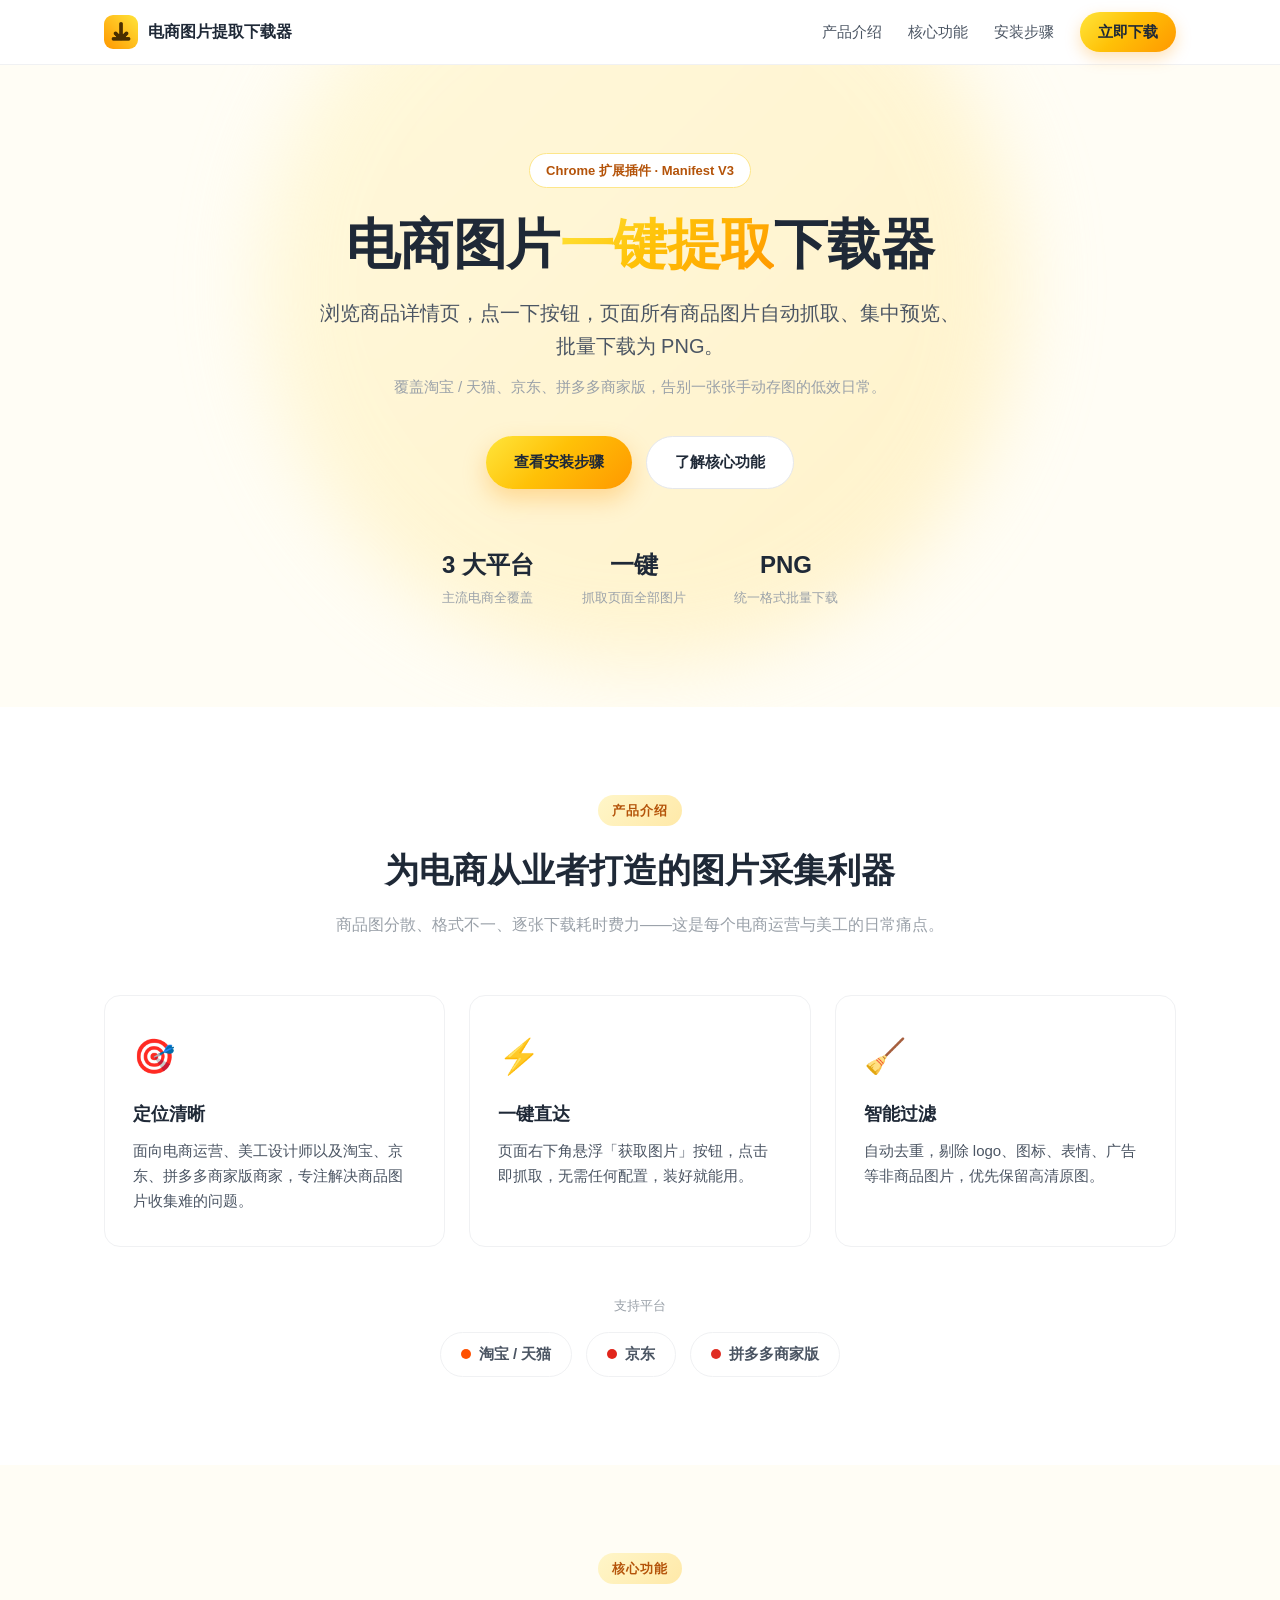
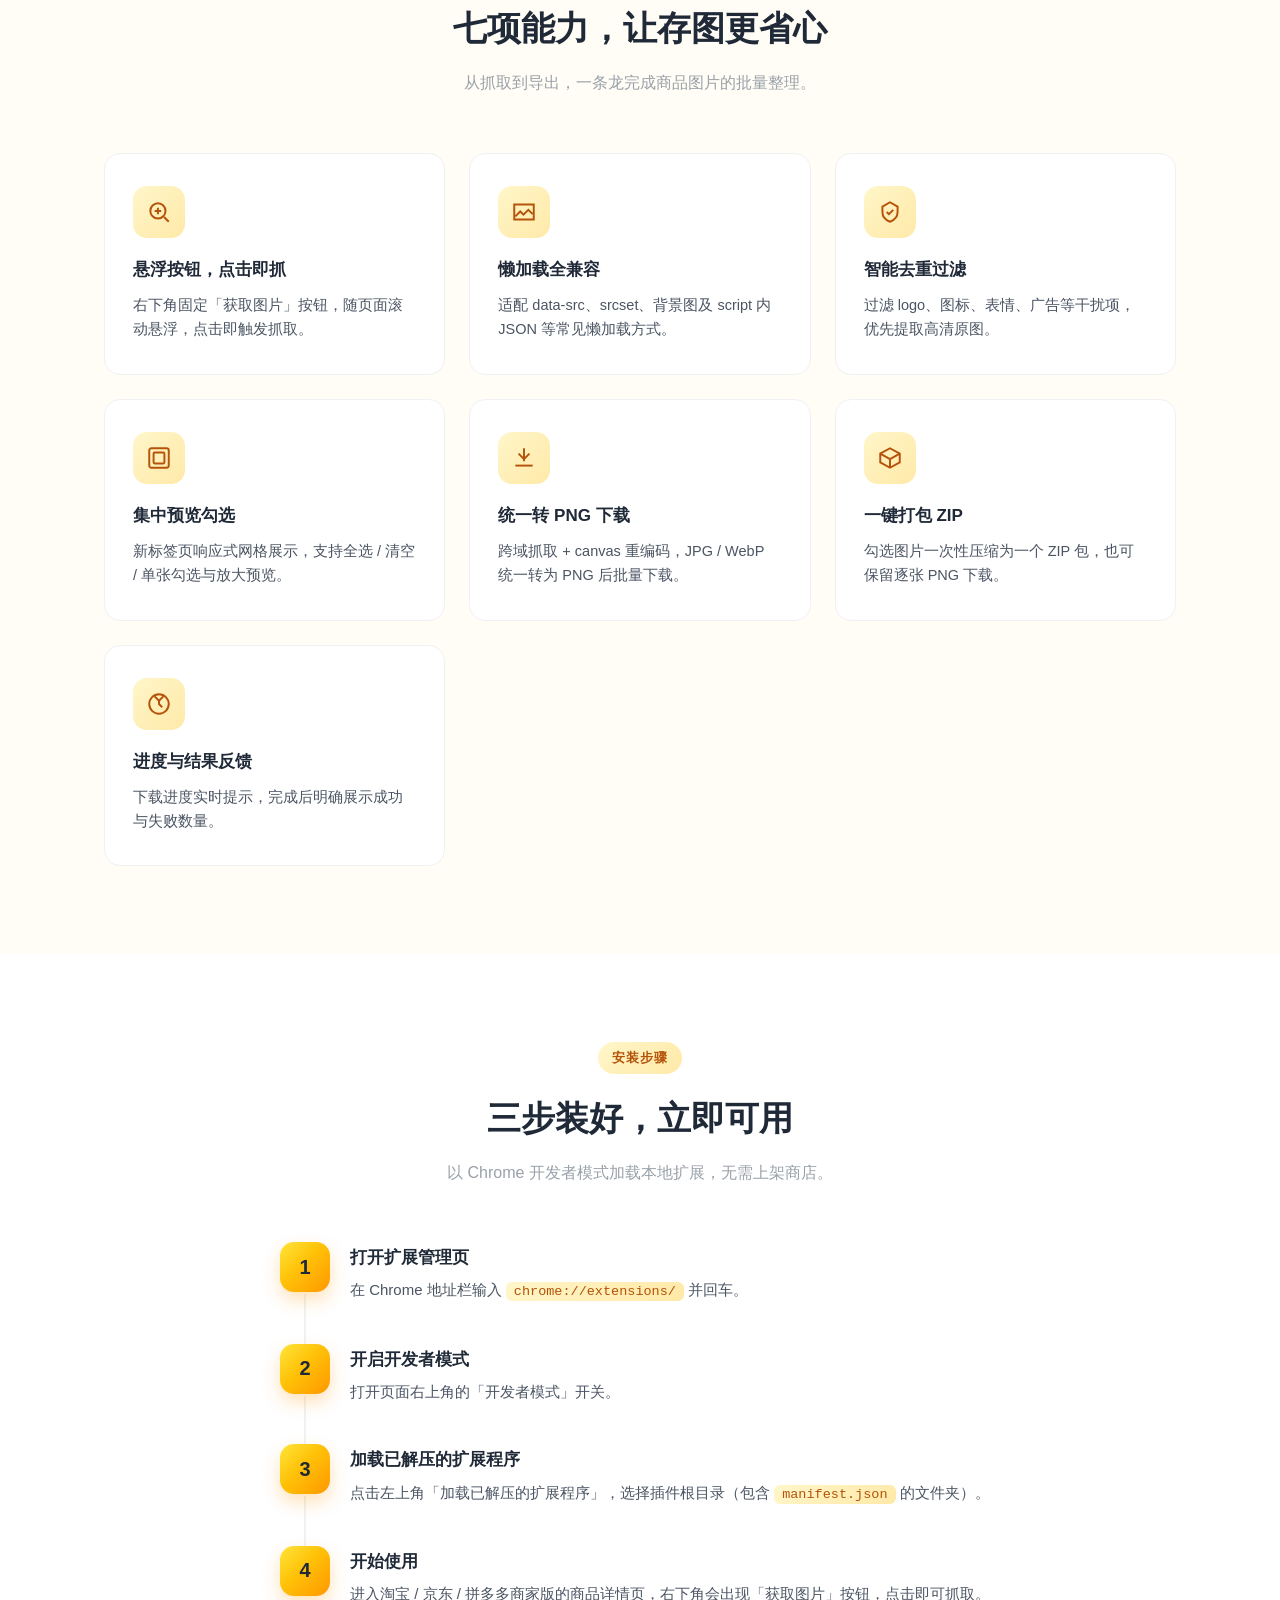
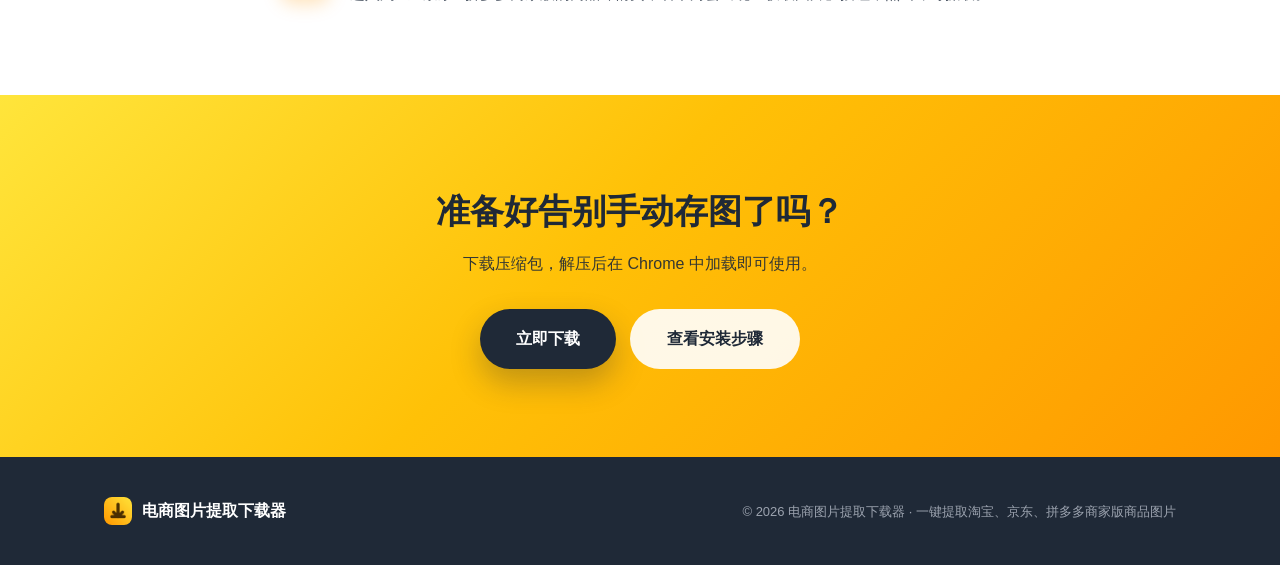
<file: docs/index.html>
<!DOCTYPE html>
<html lang="zh-CN">
<head>
  <meta charset="UTF-8" />
  <meta name="viewport" content="width=device-width, initial-scale=1.0" />
  <title>电商图片提取下载器 - 一键抓取商品图，批量下载 PNG</title>
  <meta name="description" content="电商图片提取下载器是一款 Chrome 扩展插件，帮助电商从业者一键抓取淘宝、京东、拼多多商家版商品详情页的全部图片，集中预览、勾选并批量下载为 PNG 格式。" />
  <link rel="icon" type="image/png" href="favicon.png" />
  <link rel="stylesheet" href="style.css" />
</head>
<body>
  <!-- 顶部导航栏 -->
  <header class="site-header" id="top">
    <div class="container nav-bar">
      <a class="brand" href="#top">
        <img class="brand__logo" src="icon128.png" alt="电商图片提取下载器 Logo" />
        <span class="brand__name">电商图片提取下载器</span>
      </a>

      <button class="nav-toggle" id="navToggle" aria-label="展开菜单" aria-expanded="false">
        <span></span><span></span><span></span>
      </button>

      <nav class="nav" id="navMenu">
        <a class="nav__link" href="#about">产品介绍</a>
        <a class="nav__link" href="#features">核心功能</a>
        <a class="nav__link" href="#install">安装步骤</a>
        <a class="nav__link nav__link--cta" href="imgdownload-v1.0.0.zip" download="电商图片提取下载器-v1.0.0.zip">立即下载</a>
      </nav>
    </div>
  </header>

  <main>
    <!-- Hero 首屏 -->
    <section class="hero">
      <div class="container hero__inner">
        <span class="hero__badge">Chrome 扩展插件 · Manifest V3</span>
        <h1 class="hero__title">电商图片<span class="grad-text">一键提取</span>下载器</h1>
        <p class="hero__slogan">浏览商品详情页，点一下按钮，页面所有商品图片自动抓取、集中预览、批量下载为 PNG。</p>
        <p class="hero__sub">覆盖淘宝 / 天猫、京东、拼多多商家版，告别一张张手动存图的低效日常。</p>
        <div class="hero__actions">
          <a class="btn btn--primary" href="#install">查看安装步骤</a>
          <a class="btn btn--ghost" href="#features">了解核心功能</a>
        </div>
        <ul class="hero__stats">
          <li class="hero__stat"><strong>3 大平台</strong><span>主流电商全覆盖</span></li>
          <li class="hero__stat"><strong>一键</strong><span>抓取页面全部图片</span></li>
          <li class="hero__stat"><strong>PNG</strong><span>统一格式批量下载</span></li>
        </ul>
      </div>
    </section>

    <!-- 产品介绍 -->
    <section class="section" id="about">
      <div class="container">
        <div class="section__head">
          <span class="section__tag">产品介绍</span>
          <h2 class="section__title">为电商从业者打造的图片采集利器</h2>
          <p class="section__lead">商品图分散、格式不一、逐张下载耗时费力——这是每个电商运营与美工的日常痛点。</p>
        </div>

        <div class="about-grid">
          <article class="about-card">
            <div class="about-card__icon">🎯</div>
            <h3 class="about-card__title">定位清晰</h3>
            <p class="about-card__text">面向电商运营、美工设计师以及淘宝、京东、拼多多商家版商家，专注解决商品图片收集难的问题。</p>
          </article>
          <article class="about-card">
            <div class="about-card__icon">⚡</div>
            <h3 class="about-card__title">一键直达</h3>
            <p class="about-card__text">页面右下角悬浮「获取图片」按钮，点击即抓取，无需任何配置，装好就能用。</p>
          </article>
          <article class="about-card">
            <div class="about-card__icon">🧹</div>
            <h3 class="about-card__title">智能过滤</h3>
            <p class="about-card__text">自动去重，剔除 logo、图标、表情、广告等非商品图片，优先保留高清原图。</p>
          </article>
        </div>

        <div class="platforms">
          <p class="platforms__label">支持平台</p>
          <ul class="platforms__list">
            <li class="platform"><span class="platform__dot platform__dot--taobao"></span>淘宝 / 天猫</li>
            <li class="platform"><span class="platform__dot platform__dot--jd"></span>京东</li>
            <li class="platform"><span class="platform__dot platform__dot--pdd"></span>拼多多商家版</li>
          </ul>
        </div>
      </div>
    </section>

    <!-- 核心功能 -->
    <section class="section section--tint" id="features">
      <div class="container">
        <div class="section__head">
          <span class="section__tag">核心功能</span>
          <h2 class="section__title">七项能力，让存图更省心</h2>
          <p class="section__lead">从抓取到导出，一条龙完成商品图片的批量整理。</p>
        </div>

        <div class="feature-grid">
          <article class="feature-card">
            <span class="feature-card__icon" aria-hidden="true">
              <svg viewBox="0 0 24 24" fill="none" stroke="currentColor" stroke-width="1.8"><circle cx="11" cy="11" r="7"/><path d="M21 21l-4.35-4.35M11 8v6M8 11h6"/></svg>
            </span>
            <h3 class="feature-card__title">悬浮按钮，点击即抓</h3>
            <p class="feature-card__text">右下角固定「获取图片」按钮，随页面滚动悬浮，点击即触发抓取。</p>
          </article>

          <article class="feature-card">
            <span class="feature-card__icon" aria-hidden="true">
              <svg viewBox="0 0 24 24" fill="none" stroke="currentColor" stroke-width="1.8"><path d="M4 16l4.5-4.5 3 3L16 10l4 4"/><path d="M3 5h18v14H3z"/></svg>
            </span>
            <h3 class="feature-card__title">懒加载全兼容</h3>
            <p class="feature-card__text">适配 data-src、srcset、背景图及 script 内 JSON 等常见懒加载方式。</p>
          </article>

          <article class="feature-card">
            <span class="feature-card__icon" aria-hidden="true">
              <svg viewBox="0 0 24 24" fill="none" stroke="currentColor" stroke-width="1.8"><path d="M12 3l7 4v5c0 4.5-3 7.5-7 9-4-1.5-7-4.5-7-9V7l7-4z"/><path d="M9 12l2 2 4-4"/></svg>
            </span>
            <h3 class="feature-card__title">智能去重过滤</h3>
            <p class="feature-card__text">过滤 logo、图标、表情、广告等干扰项，优先提取高清原图。</p>
          </article>

          <article class="feature-card">
            <span class="feature-card__icon" aria-hidden="true">
              <svg viewBox="0 0 24 24" fill="none" stroke="currentColor" stroke-width="1.8"><rect x="3" y="3" width="18" height="18" rx="2"/><rect x="7" y="7" width="10" height="10" rx="1"/></svg>
            </span>
            <h3 class="feature-card__title">集中预览勾选</h3>
            <p class="feature-card__text">新标签页响应式网格展示，支持全选 / 清空 / 单张勾选与放大预览。</p>
          </article>

          <article class="feature-card">
            <span class="feature-card__icon" aria-hidden="true">
              <svg viewBox="0 0 24 24" fill="none" stroke="currentColor" stroke-width="1.8"><path d="M12 3v12M7 8l5 5 5-5"/><path d="M4 19h16"/></svg>
            </span>
            <h3 class="feature-card__title">统一转 PNG 下载</h3>
            <p class="feature-card__text">跨域抓取 + canvas 重编码，JPG / WebP 统一转为 PNG 后批量下载。</p>
          </article>

          <article class="feature-card">
            <span class="feature-card__icon" aria-hidden="true">
              <svg viewBox="0 0 24 24" fill="none" stroke="currentColor" stroke-width="1.8"><path d="M21 8l-9-5-9 5v8l9 5 9-5V8z"/><path d="M3 8l9 5 9-5M12 13v8"/></svg>
            </span>
            <h3 class="feature-card__title">一键打包 ZIP</h3>
            <p class="feature-card__text">勾选图片一次性压缩为一个 ZIP 包，也可保留逐张 PNG 下载。</p>
          </article>

          <article class="feature-card">
            <span class="feature-card__icon" aria-hidden="true">
              <svg viewBox="0 0 24 24" fill="none" stroke="currentColor" stroke-width="1.8"><path d="M12 8v4l3 3"/><circle cx="12" cy="12" r="9"/><path d="M8 5l4 4 4-4"/></svg>
            </span>
            <h3 class="feature-card__title">进度与结果反馈</h3>
            <p class="feature-card__text">下载进度实时提示，完成后明确展示成功与失败数量。</p>
          </article>
        </div>
      </div>
    </section>

    <!-- 安装步骤 -->
    <section class="section" id="install">
      <div class="container">
        <div class="section__head">
          <span class="section__tag">安装步骤</span>
          <h2 class="section__title">三步装好，立即可用</h2>
          <p class="section__lead">以 Chrome 开发者模式加载本地扩展，无需上架商店。</p>
        </div>

        <ol class="steps">
          <li class="step">
            <span class="step__num">1</span>
            <div class="step__body">
              <h3 class="step__title">打开扩展管理页</h3>
              <p class="step__text">在 Chrome 地址栏输入 <code>chrome://extensions/</code> 并回车。</p>
            </div>
          </li>
          <li class="step">
            <span class="step__num">2</span>
            <div class="step__body">
              <h3 class="step__title">开启开发者模式</h3>
              <p class="step__text">打开页面右上角的「开发者模式」开关。</p>
            </div>
          </li>
          <li class="step">
            <span class="step__num">3</span>
            <div class="step__body">
              <h3 class="step__title">加载已解压的扩展程序</h3>
              <p class="step__text">点击左上角「加载已解压的扩展程序」，选择插件根目录（包含 <code>manifest.json</code> 的文件夹）。</p>
            </div>
          </li>
          <li class="step">
            <span class="step__num">4</span>
            <div class="step__body">
              <h3 class="step__title">开始使用</h3>
              <p class="step__text">进入淘宝 / 京东 / 拼多多商家版的商品详情页，右下角会出现「获取图片」按钮，点击即可抓取。</p>
            </div>
          </li>
        </ol>
      </div>
    </section>

    <!-- 下载 / CTA -->
    <section class="cta" id="download">
      <div class="container cta__inner">
        <h2 class="cta__title">准备好告别手动存图了吗？</h2>
        <p class="cta__text">下载压缩包，解压后在 Chrome 中加载即可使用。</p>
        <div class="cta__actions">
          <a class="btn btn--primary btn--lg" href="imgdownload-v1.0.0.zip" download="电商图片提取下载器-v1.0.0.zip">立即下载</a>
          <a class="btn btn--ghost btn--lg" href="#install">查看安装步骤</a>
        </div>
      </div>
    </section>
  </main>

  <!-- 页脚 -->
  <footer class="site-footer">
    <div class="container footer__inner">
      <div class="footer__brand">
        <img class="footer__logo" src="icon128.png" alt="电商图片提取下载器 Logo" />
        <span>电商图片提取下载器</span>
      </div>
      <p class="footer__copy">© 2026 电商图片提取下载器 · 一键提取淘宝、京东、拼多多商家版商品图片</p>
    </div>
  </footer>

  <script src="script.js"></script>
</body>
</html>
</file>
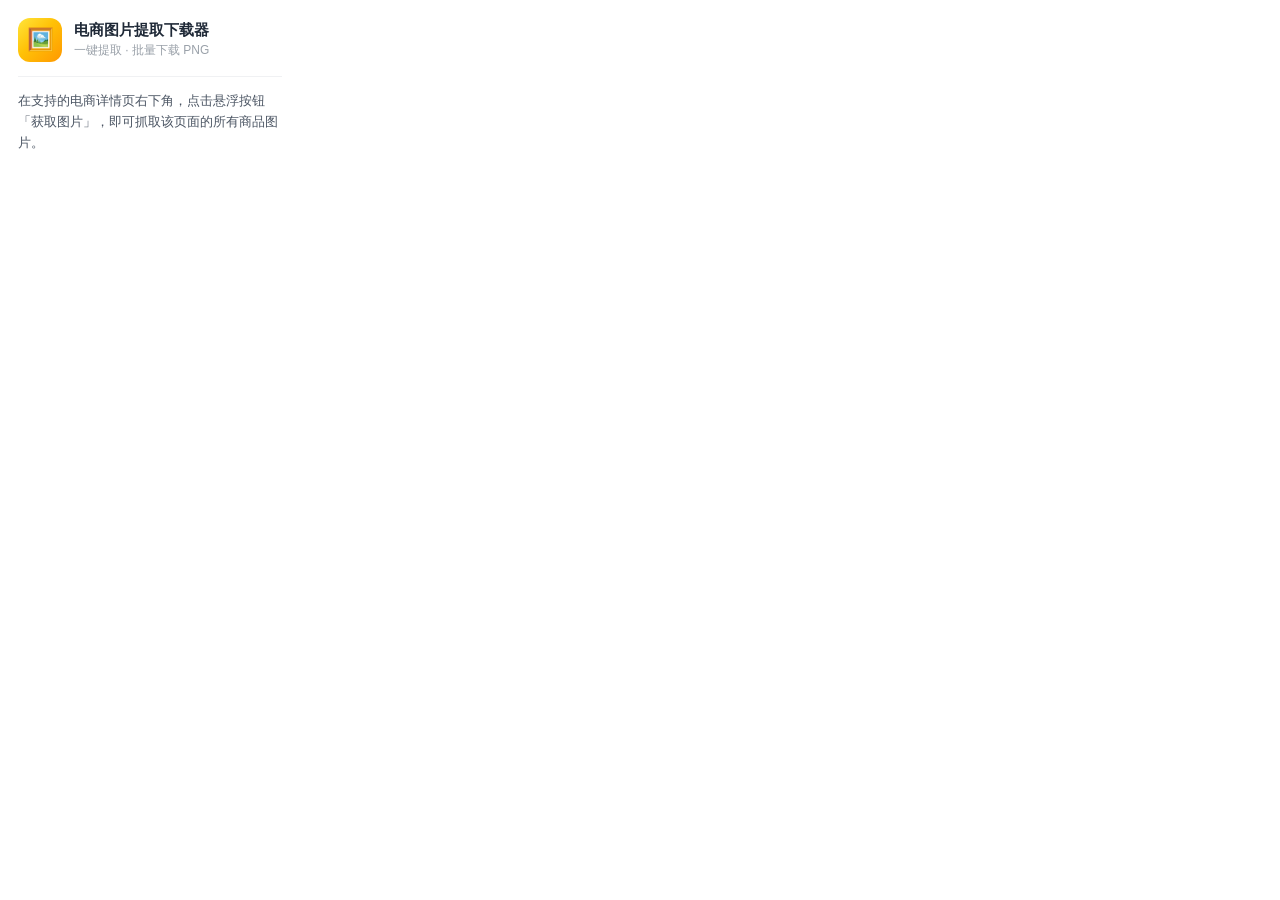
<file: popup.html>
<!DOCTYPE html>
<html lang="zh-CN">
<head>
  <meta charset="UTF-8" />
  <link rel="stylesheet" href="popup.css" />
</head>
<body>
  <div class="pop">
    <div class="pop__brand">
      <span class="pop__logo" aria-hidden="true">🖼️</span>
      <div>
        <div class="pop__title">电商图片提取下载器</div>
        <div class="pop__sub">一键提取 · 批量下载 PNG</div>
      </div>
    </div>

    <p class="pop__tip">
      在支持的电商详情页右下角，点击悬浮按钮「获取图片」，即可抓取该页面的所有商品图片。
    </p>
  </div>
</body>
</html>
</file>
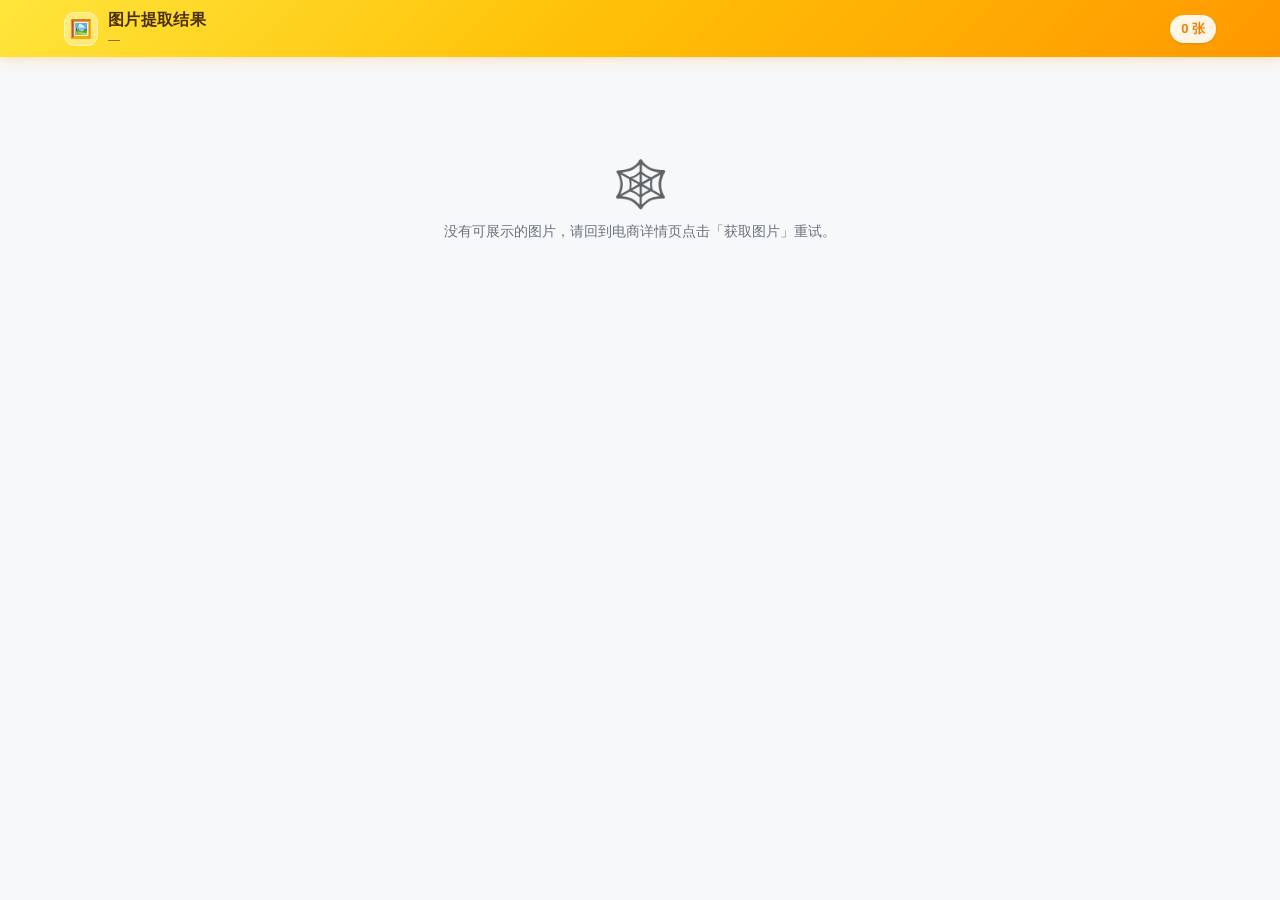
<file: result.html>
<!DOCTYPE html>
<html lang="zh-CN">
<head>
  <meta charset="UTF-8" />
  <meta name="viewport" content="width=device-width, initial-scale=1.0" />
  <title>图片提取结果 · 电商图片提取下载器</title>
  <link rel="stylesheet" href="result.css" />
</head>
<body>
  <header class="appbar">
    <div class="appbar__inner">
      <div class="brand">
        <span class="brand__logo" aria-hidden="true">🖼️</span>
        <div class="brand__text">
          <h1>图片提取结果</h1>
          <p class="brand__sub" id="sourceInfo">—</p>
        </div>
      </div>
      <span class="count-chip" id="countChip">0 张</span>

      <div class="toolbar">
        <label class="checkbox">
          <input type="checkbox" id="selectAll" checked />
          <span class="checkbox__box"></span>
          <span>全选</span>
        </label>
        <span class="toolbar__hint">已选 <b id="selectedCount">0</b> 张</span>
        <button class="btn btn--ghost" id="clearBtn" type="button">清空选择</button>
        <button class="btn btn--outline" id="zipBtn" type="button">打包下载 ZIP</button>
        <button class="btn btn--primary" id="downloadBtn" type="button">下载所选图片</button>
      </div>
    </div>
  </header>

  <main class="main">
    <section id="grid" class="grid" aria-label="图片列表"></section>

    <div id="empty" class="empty" hidden>
      <div class="empty__icon" aria-hidden="true">🕸️</div>
      <p>没有可展示的图片，请回到电商详情页点击「获取图片」重试。</p>
    </div>
  </main>

  <div id="lightbox" class="lightbox" hidden>
    <button class="lightbox__close" id="lightboxClose" aria-label="关闭预览">×</button>
    <img id="lightboxImg" alt="图片预览" />
  </div>

  <div id="toast" class="toast" role="status"></div>

  <div id="progress" class="progress" hidden>
    <div class="progress__card">
      <span class="progress__title" id="progressText">下载中…</span>
      <div class="progress__track"><div class="progress__bar" id="progressBar"></div></div>
    </div>
  </div>

  <script src="lib/jszip.min.js"></script>
  <script src="result.js"></script>
</body>
</html>
</file>
<file: docs/style.css>
/* ==========================================================================
   电商图片提取下载器 — 官方宣传网站样式
   主题色：黄色渐变，与插件保持一致
   ========================================================================== */

/* ---------- 主题变量 ---------- */
:root {
  --grad: linear-gradient(135deg, #ffe53b 0%, #ffc107 45%, #ff9800 100%);
  --grad-soft: linear-gradient(135deg, #fff6c9 0%, #ffe9a8 100%);

  --ink: #1f2937;        /* 深灰文字 */
  --ink-soft: #4b5563;   /* 次级文字 */
  --gray: #9aa1a9;       /* 辅助灰 */
  --line: #f0f1f3;       /* 分割线 */

  --bg: #ffffff;
  --bg-tint: #fffdf5;    /* 浅暖色底 */
  --card: #ffffff;
  --shadow: 0 10px 30px rgba(31, 41, 55, 0.08);
  --shadow-lg: 0 20px 50px rgba(255, 152, 0, 0.22);

  --radius: 16px;
  --radius-sm: 10px;
  --maxw: 1120px;
  --header-h: 64px;
}

/* ---------- 基础重置 ---------- */
* { box-sizing: border-box; margin: 0; padding: 0; }

html { scroll-behavior: smooth; scroll-padding-top: calc(var(--header-h) + 16px); }

body {
  font-family: -apple-system, BlinkMacSystemFont, "Segoe UI", "PingFang SC",
    "Hiragino Sans GB", "Microsoft YaHei", sans-serif;
  color: var(--ink);
  background: var(--bg);
  line-height: 1.65;
  -webkit-font-smoothing: antialiased;
}

a { color: inherit; text-decoration: none; }
ul, ol { list-style: none; }
img { display: block; max-width: 100%; }
code {
  background: var(--grad-soft);
  padding: 2px 8px;
  border-radius: 6px;
  font-family: "SFMono-Regular", Consolas, "Liberation Mono", monospace;
  font-size: 0.9em;
  color: #b45309;
}

.container { max-width: var(--maxw); margin: 0 auto; padding: 0 24px; }

/* ---------- 顶部导航栏 ---------- */
.site-header {
  position: sticky;
  top: 0;
  z-index: 100;
  background: rgba(255, 255, 255, 0.85);
  backdrop-filter: saturate(180%) blur(12px);
  border-bottom: 1px solid var(--line);
}

.nav-bar {
  display: flex;
  align-items: center;
  justify-content: space-between;
  height: var(--header-h);
}

.brand { display: flex; align-items: center; gap: 10px; }
.brand__logo { width: 34px; height: 34px; border-radius: 9px; }
.brand__name { font-size: 16px; font-weight: 700; }

.nav { display: flex; align-items: center; gap: 26px; }
.nav__link { font-size: 15px; color: var(--ink-soft); transition: color 0.2s; }
.nav__link:hover { color: var(--ink); }
.nav__link--cta {
  color: var(--ink);
  font-weight: 600;
  padding: 8px 18px;
  border-radius: 999px;
  background: var(--grad);
  box-shadow: 0 6px 16px rgba(255, 152, 0, 0.28);
  transition: transform 0.2s, box-shadow 0.2s;
}
.nav__link--cta:hover { transform: translateY(-1px); box-shadow: 0 8px 20px rgba(255, 152, 0, 0.36); }

/* 汉堡按钮（移动端） */
.nav-toggle {
  display: none;
  flex-direction: column;
  gap: 5px;
  width: 40px;
  height: 40px;
  padding: 10px 8px;
  background: transparent;
  border: none;
  border-radius: 8px;
  cursor: pointer;
}
.nav-toggle span {
  display: block;
  height: 2px;
  width: 100%;
  background: var(--ink);
  border-radius: 2px;
  transition: transform 0.25s, opacity 0.25s;
}
.nav-toggle.open span:nth-child(1) { transform: translateY(7px) rotate(45deg); }
.nav-toggle.open span:nth-child(2) { opacity: 0; }
.nav-toggle.open span:nth-child(3) { transform: translateY(-7px) rotate(-45deg); }

/* ---------- Hero 首屏 ---------- */
.hero {
  position: relative;
  overflow: hidden;
  background: var(--bg-tint);
}
.hero::before {
  content: "";
  position: absolute;
  top: -160px;
  left: 50%;
  transform: translateX(-50%);
  width: 760px;
  height: 760px;
  background: var(--grad-soft);
  border-radius: 50%;
  filter: blur(40px);
  opacity: 0.55;
  z-index: 0;
}
.hero__inner {
  position: relative;
  z-index: 1;
  text-align: center;
  padding: 88px 24px 96px;
}

.hero__badge {
  display: inline-block;
  padding: 6px 16px;
  font-size: 13px;
  font-weight: 600;
  color: #b45309;
  background: #fff;
  border: 1px solid #fde68a;
  border-radius: 999px;
  margin-bottom: 24px;
}

.hero__title {
  font-size: clamp(30px, 6vw, 54px);
  line-height: 1.2;
  font-weight: 800;
  letter-spacing: -0.5px;
  margin-bottom: 20px;
}
.grad-text {
  background: var(--grad);
  -webkit-background-clip: text;
  background-clip: text;
  color: transparent;
}

.hero__slogan {
  font-size: clamp(16px, 2.4vw, 20px);
  color: var(--ink-soft);
  max-width: 640px;
  margin: 0 auto 12px;
  font-weight: 500;
}
.hero__sub {
  font-size: 15px;
  color: var(--gray);
  margin-bottom: 36px;
}

.hero__actions { display: flex; gap: 14px; justify-content: center; flex-wrap: wrap; }

.btn {
  display: inline-flex;
  align-items: center;
  justify-content: center;
  gap: 8px;
  font-size: 15px;
  font-weight: 600;
  padding: 13px 28px;
  border-radius: 999px;
  border: none;
  cursor: pointer;
  transition: transform 0.2s, box-shadow 0.2s, background 0.2s;
}
.btn--primary {
  background: var(--grad);
  color: var(--ink);
  box-shadow: 0 10px 24px rgba(255, 152, 0, 0.32);
}
.btn--primary:hover { transform: translateY(-2px); box-shadow: 0 14px 30px rgba(255, 152, 0, 0.42); }
.btn--ghost {
  background: #fff;
  color: var(--ink);
  border: 1px solid #e5e7eb;
}
.btn--ghost:hover { border-color: #fcd34d; background: #fffdf5; }
.btn--lg { padding: 16px 36px; font-size: 16px; }

.hero__stats {
  display: flex;
  justify-content: center;
  gap: 48px;
  margin-top: 56px;
  flex-wrap: wrap;
}
.hero__stat { text-align: center; }
.hero__stat strong { display: block; font-size: 24px; font-weight: 800; }
.hero__stat span { font-size: 13px; color: var(--gray); }

/* ---------- 通用版块 ---------- */
.section { padding: 88px 0; }
.section--tint { background: var(--bg-tint); }

.section__head { text-align: center; max-width: 680px; margin: 0 auto 56px; }
.section__tag {
  display: inline-block;
  font-size: 13px;
  font-weight: 700;
  letter-spacing: 1px;
  color: #b45309;
  background: var(--grad-soft);
  padding: 5px 14px;
  border-radius: 999px;
  margin-bottom: 16px;
}
.section__title { font-size: clamp(24px, 4vw, 34px); font-weight: 800; margin-bottom: 14px; }
.section__lead { font-size: 16px; color: var(--gray); }

/* ---------- 产品介绍 ---------- */
.about-grid {
  display: grid;
  grid-template-columns: repeat(3, 1fr);
  gap: 24px;
}
.about-card {
  background: var(--card);
  border: 1px solid var(--line);
  border-radius: var(--radius);
  padding: 32px 28px;
  transition: transform 0.2s, box-shadow 0.2s;
}
.about-card:hover { transform: translateY(-4px); box-shadow: var(--shadow); }
.about-card__icon { font-size: 34px; margin-bottom: 16px; }
.about-card__title { font-size: 18px; font-weight: 700; margin-bottom: 10px; }
.about-card__text { font-size: 15px; color: var(--ink-soft); }

.platforms { margin-top: 48px; text-align: center; }
.platforms__label { font-size: 13px; color: var(--gray); margin-bottom: 16px; }
.platforms__list {
  display: flex;
  justify-content: center;
  gap: 14px;
  flex-wrap: wrap;
}
.platform {
  display: inline-flex;
  align-items: center;
  gap: 8px;
  font-size: 15px;
  font-weight: 600;
  color: var(--ink-soft);
  background: #fff;
  border: 1px solid var(--line);
  border-radius: 999px;
  padding: 9px 20px;
}
.platform__dot { width: 10px; height: 10px; border-radius: 50%; }
.platform__dot--taobao { background: #ff5000; }
.platform__dot--jd { background: #e1251b; }
.platform__dot--pdd { background: #e02e24; }

/* ---------- 核心功能 ---------- */
.feature-grid {
  display: grid;
  grid-template-columns: repeat(3, 1fr);
  gap: 24px;
}
.feature-card {
  background: var(--card);
  border: 1px solid var(--line);
  border-radius: var(--radius);
  padding: 32px 28px;
  transition: transform 0.2s, box-shadow 0.2s;
}
.feature-card:hover { transform: translateY(-4px); box-shadow: var(--shadow); }

.feature-card__icon {
  display: grid;
  place-items: center;
  width: 52px;
  height: 52px;
  border-radius: 14px;
  background: var(--grad-soft);
  color: #b45309;
  margin-bottom: 18px;
}
.feature-card__icon svg { width: 26px; height: 26px; }
.feature-card__title { font-size: 17px; font-weight: 700; margin-bottom: 10px; }
.feature-card__text { font-size: 14.5px; color: var(--ink-soft); }

/* ---------- 安装步骤 ---------- */
.steps { max-width: 720px; margin: 0 auto; display: flex; flex-direction: column; gap: 0; }
.step {
  position: relative;
  display: flex;
  gap: 20px;
  padding: 0 0 40px;
}
.step:last-child { padding-bottom: 0; }
.step::before {
  content: "";
  position: absolute;
  left: 24px;
  top: 52px;
  bottom: 0;
  width: 2px;
  background: var(--line);
}
.step:last-child::before { display: none; }

.step__num {
  flex: 0 0 auto;
  width: 50px;
  height: 50px;
  display: grid;
  place-items: center;
  font-size: 20px;
  font-weight: 800;
  color: var(--ink);
  background: var(--grad);
  border-radius: 14px;
  box-shadow: 0 8px 18px rgba(255, 152, 0, 0.28);
  z-index: 1;
}
.step__body { padding-top: 2px; }
.step__title { font-size: 17px; font-weight: 700; margin-bottom: 6px; }
.step__text { font-size: 15px; color: var(--ink-soft); }

/* ---------- CTA ---------- */
.cta {
  background: var(--grad);
  padding: 88px 0;
}
.cta__inner { text-align: center; }
.cta__title { font-size: clamp(24px, 4vw, 34px); font-weight: 800; margin-bottom: 12px; }
.cta__text { font-size: 16px; margin-bottom: 32px; opacity: 0.9; }
.cta__actions { display: flex; gap: 14px; justify-content: center; flex-wrap: wrap; }
.cta .btn--primary { background: var(--ink); color: #fff; box-shadow: 0 14px 30px rgba(31, 41, 55, 0.28); }
.cta .btn--primary:hover { box-shadow: 0 18px 36px rgba(31, 41, 55, 0.34); }
.cta .btn--ghost { background: rgba(255, 255, 255, 0.9); border-color: transparent; }
.cta .btn--ghost:hover { background: #fff; }

/* ---------- 页脚 ---------- */
.site-footer {
  background: var(--ink);
  color: #e5e7eb;
  padding: 40px 0;
}
.footer__inner {
  display: flex;
  align-items: center;
  justify-content: space-between;
  gap: 16px;
  flex-wrap: wrap;
}
.footer__brand { display: flex; align-items: center; gap: 10px; font-weight: 600; color: #fff; }
.footer__logo { width: 28px; height: 28px; border-radius: 8px; }
.footer__copy { font-size: 13px; color: #9ca3af; }

/* ---------- 响应式 ---------- */
@media (max-width: 860px) {
  .about-grid,
  .feature-grid { grid-template-columns: repeat(2, 1fr); }
}

@media (max-width: 640px) {
  .hero__inner { padding: 64px 20px 72px; }
  .hero__stats { gap: 28px; }
  .section { padding: 64px 0; }

  .about-grid,
  .feature-grid { grid-template-columns: 1fr; }

  .footer__inner { flex-direction: column; text-align: center; }

  /* 移动端导航 */
  .nav-toggle { display: flex; }
  .nav {
    position: absolute;
    top: var(--header-h);
    left: 0;
    right: 0;
    flex-direction: column;
    align-items: stretch;
    gap: 0;
    background: #fff;
    border-bottom: 1px solid var(--line);
    box-shadow: var(--shadow);
    padding: 8px 16px 16px;
    transform: translateY(-8px);
    opacity: 0;
    pointer-events: none;
    transition: transform 0.2s, opacity 0.2s;
  }
  .nav.open { transform: translateY(0); opacity: 1; pointer-events: auto; }
  .nav__link { padding: 12px 4px; border-bottom: 1px solid var(--line); }
  .nav__link:last-child { border-bottom: none; }
  .nav__link--cta { text-align: center; margin-top: 8px; }
}
</file>
<file: popup.css>
/* popup.css — 工具栏弹窗样式（黄色渐变主题） */

* { box-sizing: border-box; margin: 0; padding: 0; }

body {
  width: 300px;
  font-family: -apple-system, BlinkMacSystemFont, "Segoe UI", "PingFang SC", "Microsoft YaHei", sans-serif;
  color: #1f2937;
  background: #fff;
}

.pop { padding: 18px; }

.pop__brand {
  display: flex; align-items: center; gap: 12px;
  padding-bottom: 14px;
  border-bottom: 1px solid #f0f1f3;
}
.pop__logo {
  width: 44px; height: 44px; flex: 0 0 auto;
  display: grid; place-items: center; font-size: 22px;
  background: linear-gradient(135deg, #FFE53B 0%, #FFC107 45%, #FF9800 100%);
  border-radius: 12px;
}
.pop__title { font-size: 15px; font-weight: 700; }
.pop__sub { font-size: 12px; color: #9aa1a9; margin-top: 2px; }

.pop__tip { font-size: 13px; line-height: 1.6; color: #4b5563; margin: 14px 0; }
</file>
<file: result.css>
/* result.css — 结果页样式（黄色渐变主题，Pro Max 质感） */

:root {
  --grad: linear-gradient(135deg, #FFE53B 0%, #FFC107 45%, #FF9800 100%);
  --grad-soft: linear-gradient(135deg, #FFF7D6 0%, #FFE9B3 100%);
  --amber: #FF9800;
  --amber-deep: #F57C00;
  --ink: #1f2937;
  --ink-soft: #6b7280;
  --line: #eceef1;
  --bg: #f7f8fa;
  --surface: #ffffff;
  --radius: 14px;
  --shadow-sm: 0 1px 2px rgba(16, 24, 40, .05), 0 1px 3px rgba(16, 24, 40, .08);
  --shadow-md: 0 8px 24px rgba(16, 24, 40, .10);
}

* { box-sizing: border-box; margin: 0; padding: 0; }

[hidden] { display: none !important; }

body {
  font-family: -apple-system, BlinkMacSystemFont, "Segoe UI", "PingFang SC", "Microsoft YaHei", sans-serif;
  color: var(--ink);
  background: var(--bg);
  -webkit-font-smoothing: antialiased;
}

/* ---------- 吸顶顶栏（标题 + 工具栏合并） ---------- */
.appbar {
  position: sticky; top: 0; z-index: 20;
  background: var(--grad);
  box-shadow: 0 2px 12px rgba(255, 152, 0, .28);
}
.appbar__inner {
  max-width: 1200px; margin: 0 auto; padding: 10px 24px;
  display: flex; align-items: center; gap: 14px; flex-wrap: wrap;
}
.brand { display: flex; align-items: center; gap: 10px; min-width: 0; flex: 1 1 auto; }
.brand__logo {
  width: 34px; height: 34px; flex: 0 0 auto;
  display: grid; place-items: center;
  font-size: 18px;
  background: rgba(255, 255, 255, .35);
  border-radius: 11px;
  box-shadow: inset 0 0 0 1px rgba(255,255,255,.4);
}
.brand__text { min-width: 0; }
.brand__text h1 { font-size: 16px; font-weight: 700; color: #4a2e00; letter-spacing: .3px; }
.brand__sub {
  font-size: 12px; color: rgba(74, 46, 0, .72);
  margin-top: 2px; white-space: nowrap; overflow: hidden; text-overflow: ellipsis; max-width: 55vw;
}
.count-chip {
  flex: 0 0 auto;
  padding: 5px 11px; border-radius: 999px;
  background: rgba(255, 255, 255, .9);
  color: var(--amber-deep); font-size: 13px; font-weight: 700;
  box-shadow: var(--shadow-sm);
}

/* ---------- 主体 ---------- */
.main { max-width: 1200px; margin: 0 auto; padding: 20px 24px 80px; }

/* ---------- 工具栏（与标题同排，并入吸顶顶栏） ---------- */
.toolbar {
  display: flex; align-items: center; gap: 12px; flex-wrap: wrap;
}
.toolbar__hint { font-size: 13px; color: rgba(74, 46, 0, .85); }
.toolbar__hint b { color: #4a2e00; }

.checkbox { display: inline-flex; align-items: center; gap: 8px; cursor: pointer; font-size: 14px; user-select: none; color: #4a2e00; }
.checkbox input { position: absolute; opacity: 0; width: 0; height: 0; }
.checkbox__box {
  width: 18px; height: 18px; border-radius: 5px;
  border: 2px solid rgba(74, 46, 0, .45); background: rgba(255, 255, 255, .85);
  display: inline-grid; place-items: center; transition: all .15s ease;
}
.checkbox__box::after {
  content: ""; width: 10px; height: 6px;
  border-left: 2px solid #fff; border-bottom: 2px solid #fff;
  transform: rotate(-45deg) scale(0); transition: transform .15s ease;
  margin-top: -2px;
}
.checkbox input:checked + .checkbox__box { background: #4a2e00; border-color: #4a2e00; }
.checkbox input:checked + .checkbox__box::after { transform: rotate(-45deg) scale(1); }

.btn {
  border: none; border-radius: 9px; cursor: pointer;
  font-size: 13px; font-weight: 600; font-family: inherit;
  padding: 8px 14px; transition: all .15s ease;
}
.btn:disabled { opacity: .5; cursor: not-allowed; }
.btn--primary {
  background: #fff; color: var(--amber-deep);
  box-shadow: 0 3px 10px rgba(0, 0, 0, .14);
}
.btn--primary:hover:not(:disabled) { transform: translateY(-1px); box-shadow: 0 6px 16px rgba(0, 0, 0, .18); }
.btn--ghost { background: rgba(255, 255, 255, .22); color: #4a2e00; border: 1px solid rgba(255, 255, 255, .55); }
.btn--ghost:hover:not(:disabled) { background: rgba(255, 255, 255, .45); }
.btn--outline { background: rgba(255, 255, 255, .22); color: #4a2e00; border: 1px solid rgba(74, 46, 0, .4); }
.btn--outline:hover:not(:disabled) { background: rgba(255, 255, 255, .48); }

/* ---------- 网格 ---------- */
.grid {
  display: grid;
  grid-template-columns: repeat(auto-fill, minmax(170px, 1fr));
  gap: 14px;
}
.card {
  position: relative; border-radius: var(--radius); overflow: hidden;
  background: #fff; border: 2px solid transparent;
  box-shadow: var(--shadow-sm); cursor: pointer;
  transition: transform .15s ease, border-color .15s ease, box-shadow .15s ease;
  aspect-ratio: 1 / 1;
}
.card:hover { transform: translateY(-3px); box-shadow: var(--shadow-md); }
.card.selected { border-color: var(--amber); }
.card__img { width: 100%; height: 100%; object-fit: cover; display: block; background: #f1f2f4; }
.card__check {
  position: absolute; top: 8px; left: 8px;
  width: 26px; height: 26px; border-radius: 50%;
  background: rgba(255,255,255,.92); color: transparent;
  display: grid; place-items: center;
  font-size: 12px; font-weight: 700;
  box-shadow: var(--shadow-sm); transition: all .15s ease;
  border: 2px solid #d7dbe0;
}
.card.selected .card__check {
  background: var(--grad); color: #4a2e00; border-color: transparent;
  font-size: 0; /* 用对勾 */
}
.card.selected .card__check::after {
  content: ""; width: 11px; height: 6px;
  border-left: 2px solid #4a2e00; border-bottom: 2px solid #4a2e00;
  transform: rotate(-45deg) translateY(-1px);
}
.card__zoom {
  position: absolute; right: 8px; bottom: 8px;
  width: 28px; height: 28px; border-radius: 8px;
  background: rgba(0,0,0,.45); color: #fff;
  display: grid; place-items: center;
  border: none; cursor: pointer;
  opacity: 0; transition: opacity .15s ease;
}
.card:hover .card__zoom { opacity: 1; }
.card__zoom svg { display: block; }

/* ---------- 空态 ---------- */
.empty { text-align: center; padding: 80px 20px; color: var(--ink-soft); }
.empty__icon { font-size: 46px; margin-bottom: 12px; }
.empty p { font-size: 14px; }

/* ---------- Lightbox ---------- */
.lightbox {
  position: fixed; inset: 0; z-index: 100;
  background: rgba(15, 18, 24, .88);
  display: flex; align-items: center; justify-content: center;
  padding: 40px; animation: fade .2s ease;
}
.lightbox[hidden] { display: none; }
.lightbox img { max-width: 100%; max-height: 100%; border-radius: 8px; box-shadow: 0 20px 60px rgba(0,0,0,.5); }
.lightbox__close {
  position: absolute; top: 20px; right: 24px;
  width: 40px; height: 40px; border-radius: 50%;
  background: rgba(255,255,255,.14); color: #fff; border: none;
  font-size: 26px; line-height: 1; cursor: pointer;
}
.lightbox__close:hover { background: rgba(255,255,255,.26); }

@keyframes fade { from { opacity: 0; } to { opacity: 1; } }

/* ---------- Toast ---------- */
.toast {
  position: fixed; left: 50%; bottom: 32px; transform: translateX(-50%) translateY(10px);
  background: rgba(33, 37, 41, .94); color: #fff;
  padding: 12px 20px; border-radius: 12px; font-size: 14px;
  opacity: 0; pointer-events: none;
  transition: opacity .25s ease, transform .25s ease;
  z-index: 200; max-width: 80vw; text-align: center;
  box-shadow: 0 10px 30px rgba(0,0,0,.25);
}
.toast.show { opacity: 1; transform: translateX(-50%) translateY(0); }

/* ---------- 下载进度 ---------- */
.progress {
  position: fixed; inset: 0; z-index: 150;
  background: rgba(255,255,255,.6); backdrop-filter: blur(2px);
  display: flex; align-items: center; justify-content: center;
}
.progress[hidden] { display: none; }
.progress__card {
  background: #fff; border-radius: 16px; padding: 22px 26px;
  min-width: 300px; max-width: 80vw;
  box-shadow: var(--shadow-md); text-align: center;
}
.progress__title { font-size: 14px; font-weight: 600; color: var(--ink); }
.progress__track { height: 8px; border-radius: 999px; background: #eef0f3; margin-top: 14px; overflow: hidden; }
.progress__bar { height: 100%; width: 0%; border-radius: 999px; background: var(--grad); transition: width .2s ease; }
</file>
